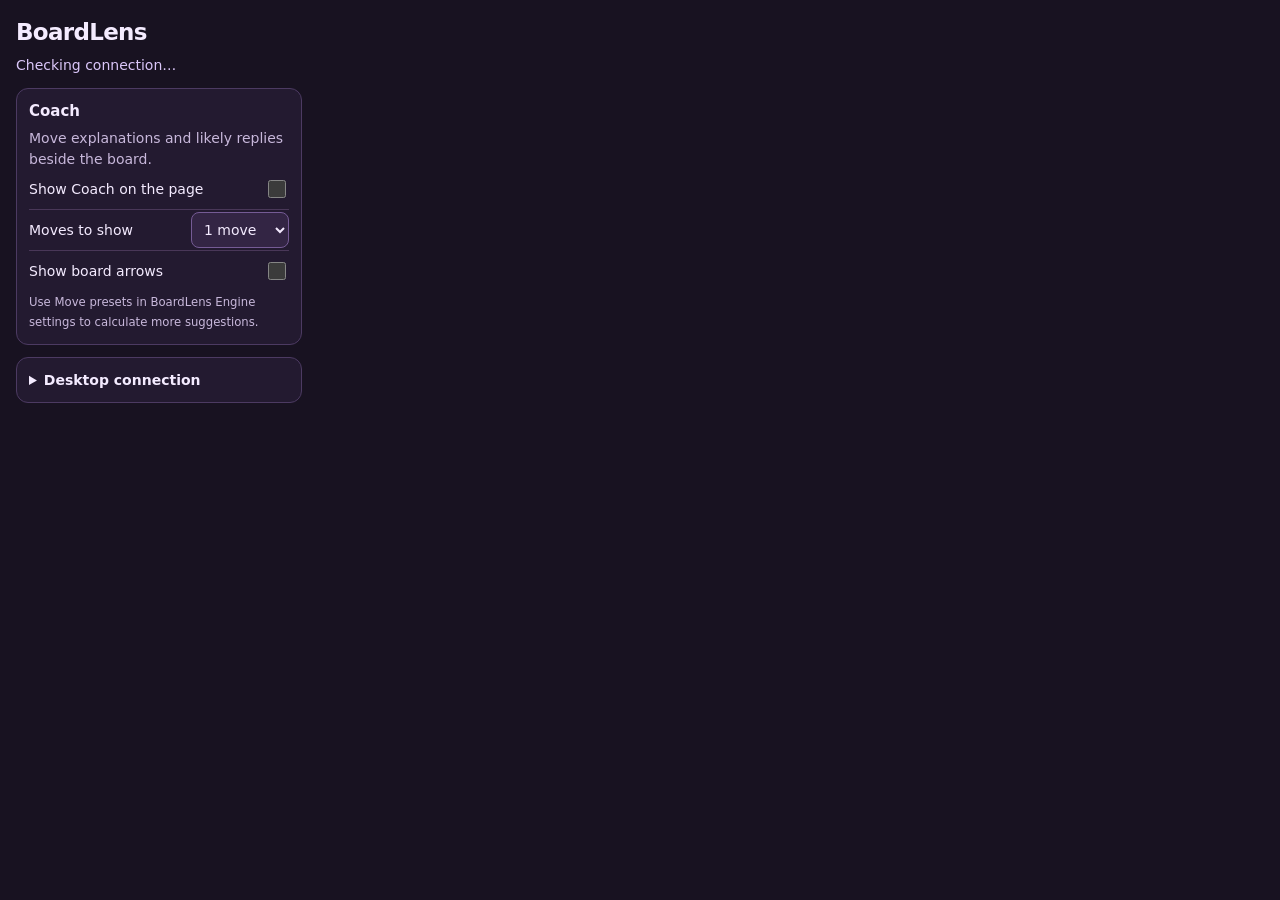
<file: BrowserReader/popup.html>
<!doctype html>
<html lang="en">
<head>
<meta charset="utf-8">
<meta name="viewport" content="width=device-width, initial-scale=1">
<title>BoardLens</title>
<style>
:root { color-scheme: dark; background: #181221; color: #f4ebff; font: 14px/1.45 system-ui; }
body { box-sizing: border-box; width: 318px; margin: 0; padding: 16px; }
h1 { font-size: 23px; margin: 0; letter-spacing: -.03em; }
h2 { font-size: 15px; margin: 0; }
p { margin: 6px 0 0; } small, .muted { color: #c8b8db; }
section, details { border: 1px solid #4c3a62; border-radius: 12px; background: #231a30; margin-top: 12px; padding: 12px; }
summary { cursor: pointer; font-weight: 650; }
.row { display: flex; align-items: center; justify-content: space-between; gap: 10px; min-height: 40px; }
.row + .row { border-top: 1px solid #493758; }
input, button, select { font: inherit; }
input[type=checkbox] { width: 18px; height: 18px; accent-color: #c5a5ff; }
button, select, input[type=password] { color: inherit; background: #332544; border: 1px solid #755b95; border-radius: 8px; padding: 8px; }
input[type=password] { box-sizing: border-box; width: 100%; margin: 6px 0 8px; }
button { cursor: pointer; }
button[type=submit] { background: #ceafff; color: #1d1228; font-weight: 700; }
label[for=key] { display: block; margin-top: 10px; }
#status { color: #dac6f9; }
#status[data-state=connected] { color: #a8e3bf; }
</style>
</head>
<body>
<header>
    <h1>BoardLens</h1>
    <p id="status" role="status">Checking connection…</p>
</header>
<section aria-labelledby="coach-title">
    <h2 id="coach-title">Coach</h2>
    <p class="muted">Move explanations and likely replies beside the board.</p>
    <label class="row"><span>Show Coach on the page</span><input id="coach" type="checkbox"></label>
    <label class="row"><span>Moves to show</span><select id="moves">
        <option value="1">1 move</option><option value="2">2 moves</option><option value="3">3 moves</option>
        <option value="4">4 moves</option><option value="5">5 moves</option>
    </select></label>
    <label class="row"><span>Show board arrows</span><input id="arrows" type="checkbox"></label>
    <small>Use Move presets in BoardLens Engine settings to calculate more suggestions.</small>
</section>
<details id="connection">
    <summary>Desktop connection</summary>
    <p class="muted">Open Browser setup in BoardLens and copy its pairing key.</p>
    <form id="pairing">
        <label for="key">Desktop reader key</label>
        <input id="key" type="password" autocomplete="off" required>
        <button type="submit">Connect</button>
        <button id="copy" type="button">Copy key</button>
    </form>
    <p id="notice" role="status"></p>
</details>
<script src="popup.js"></script>
</body>
</html>
</file>
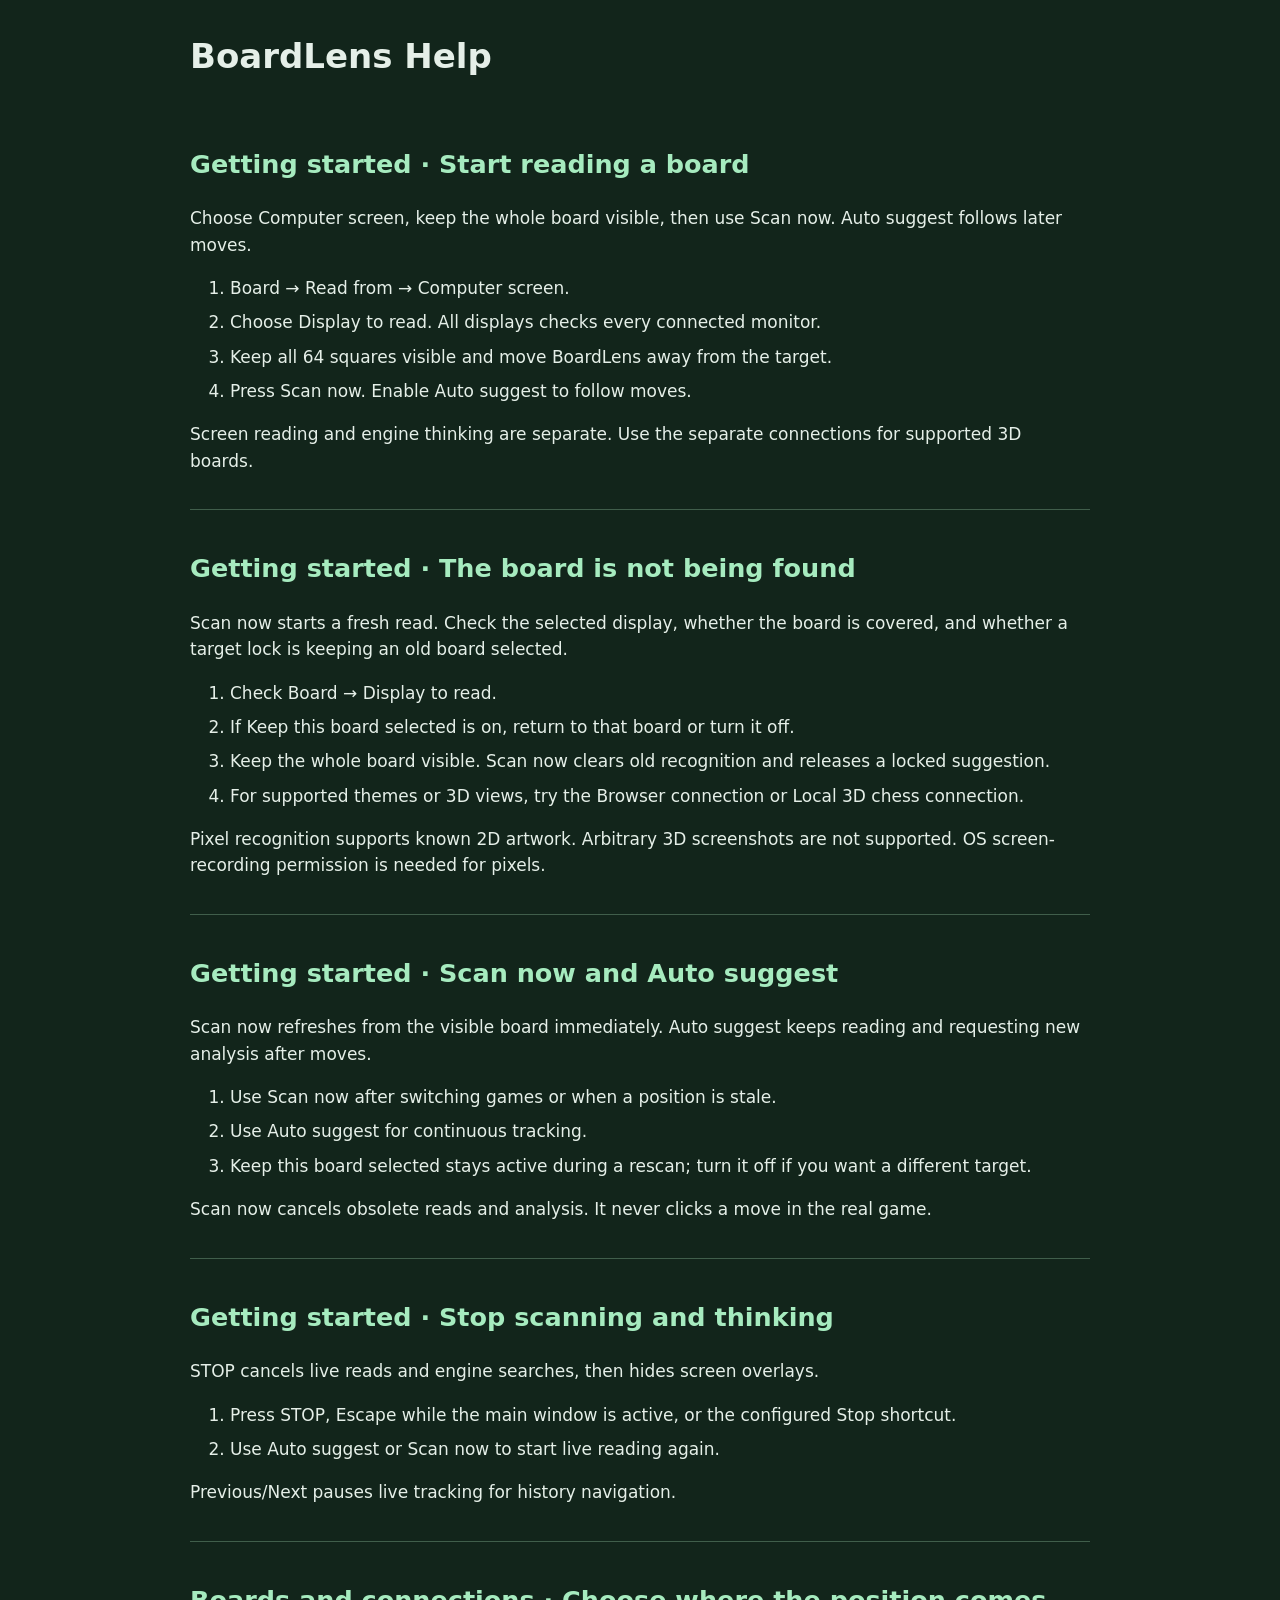
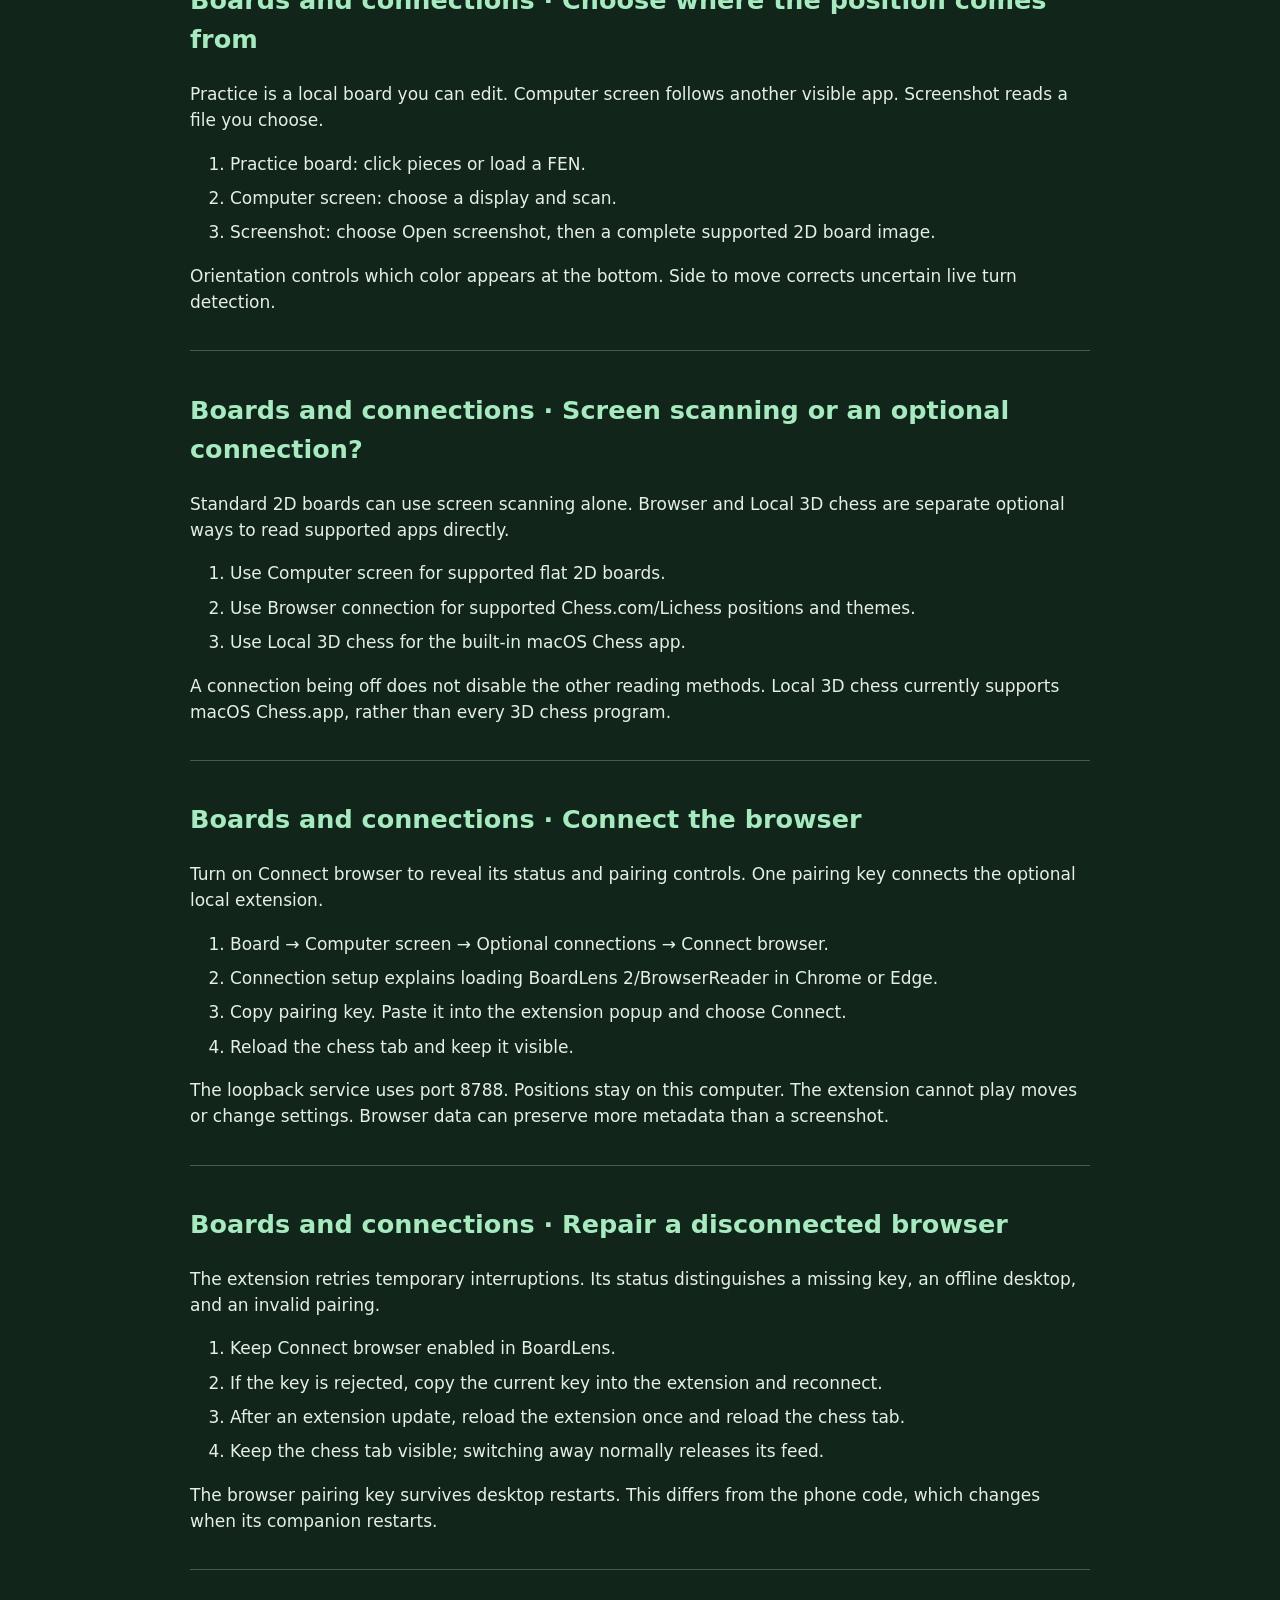
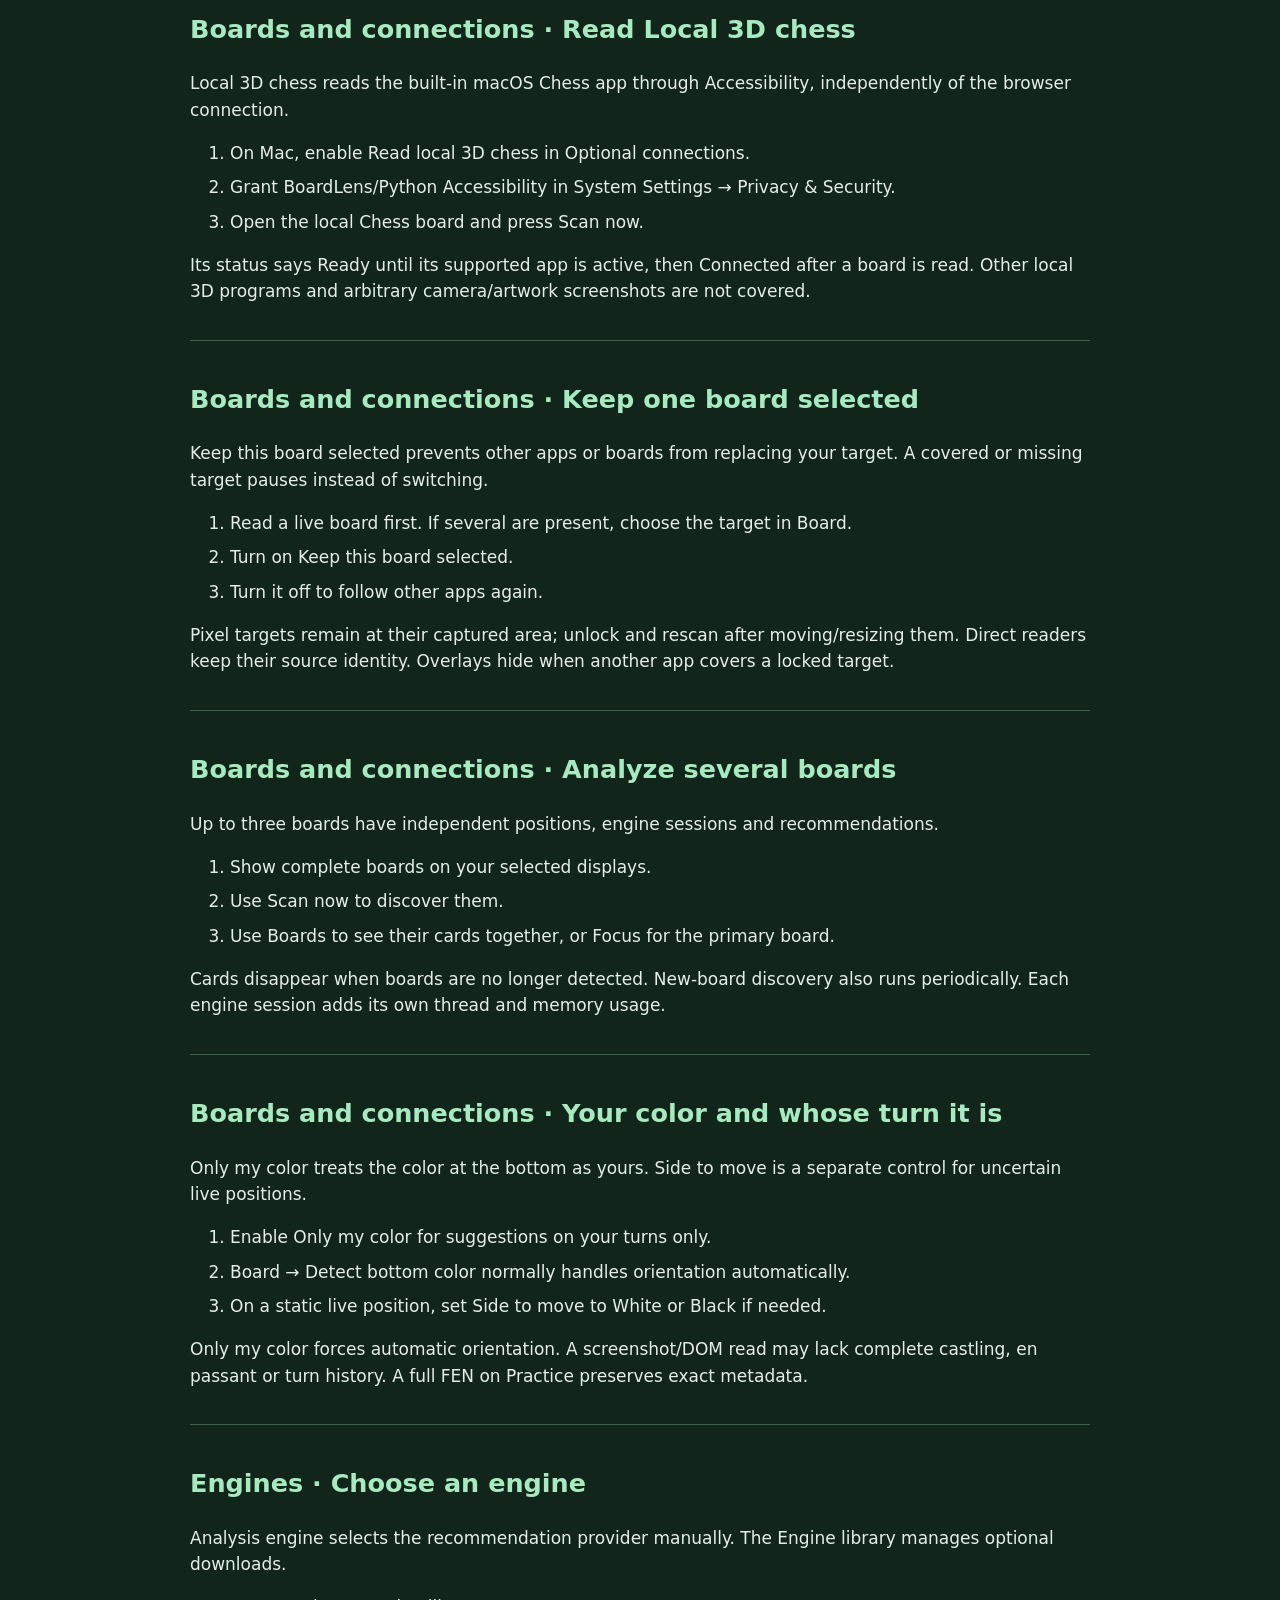
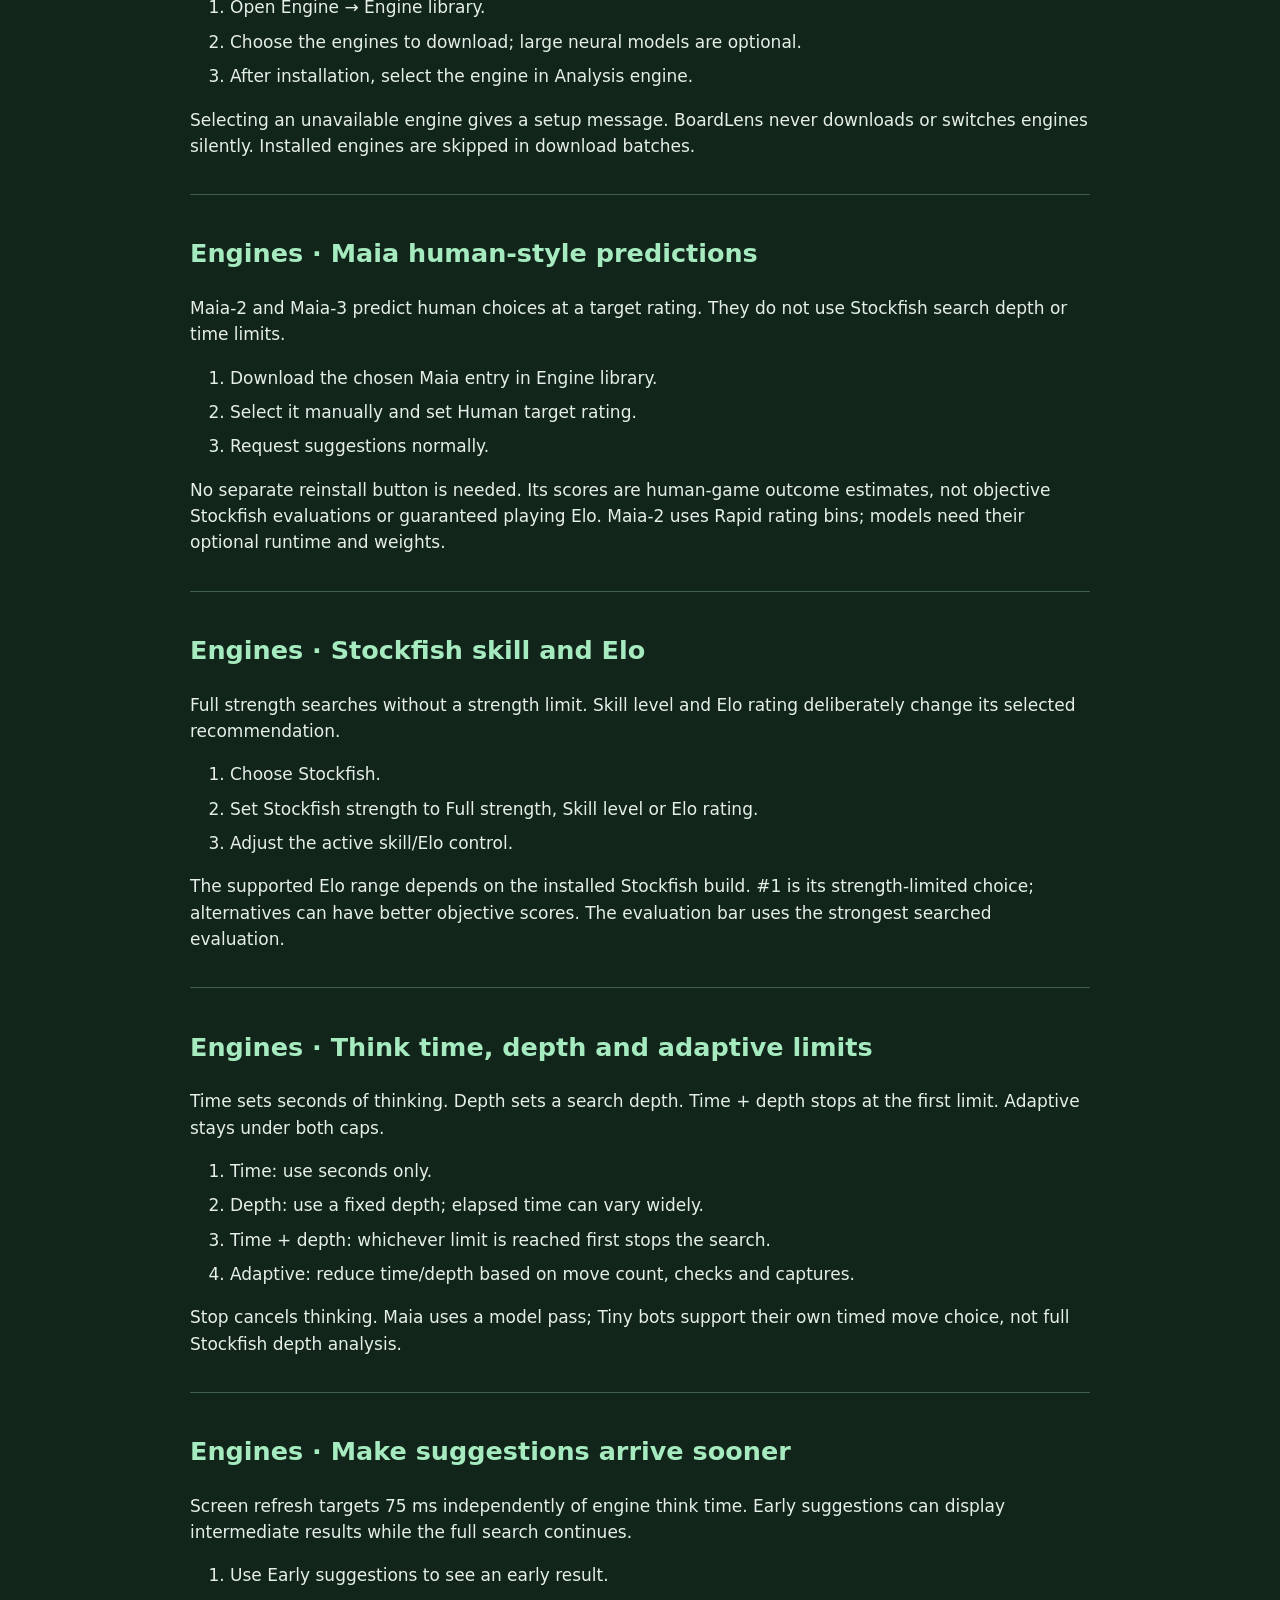
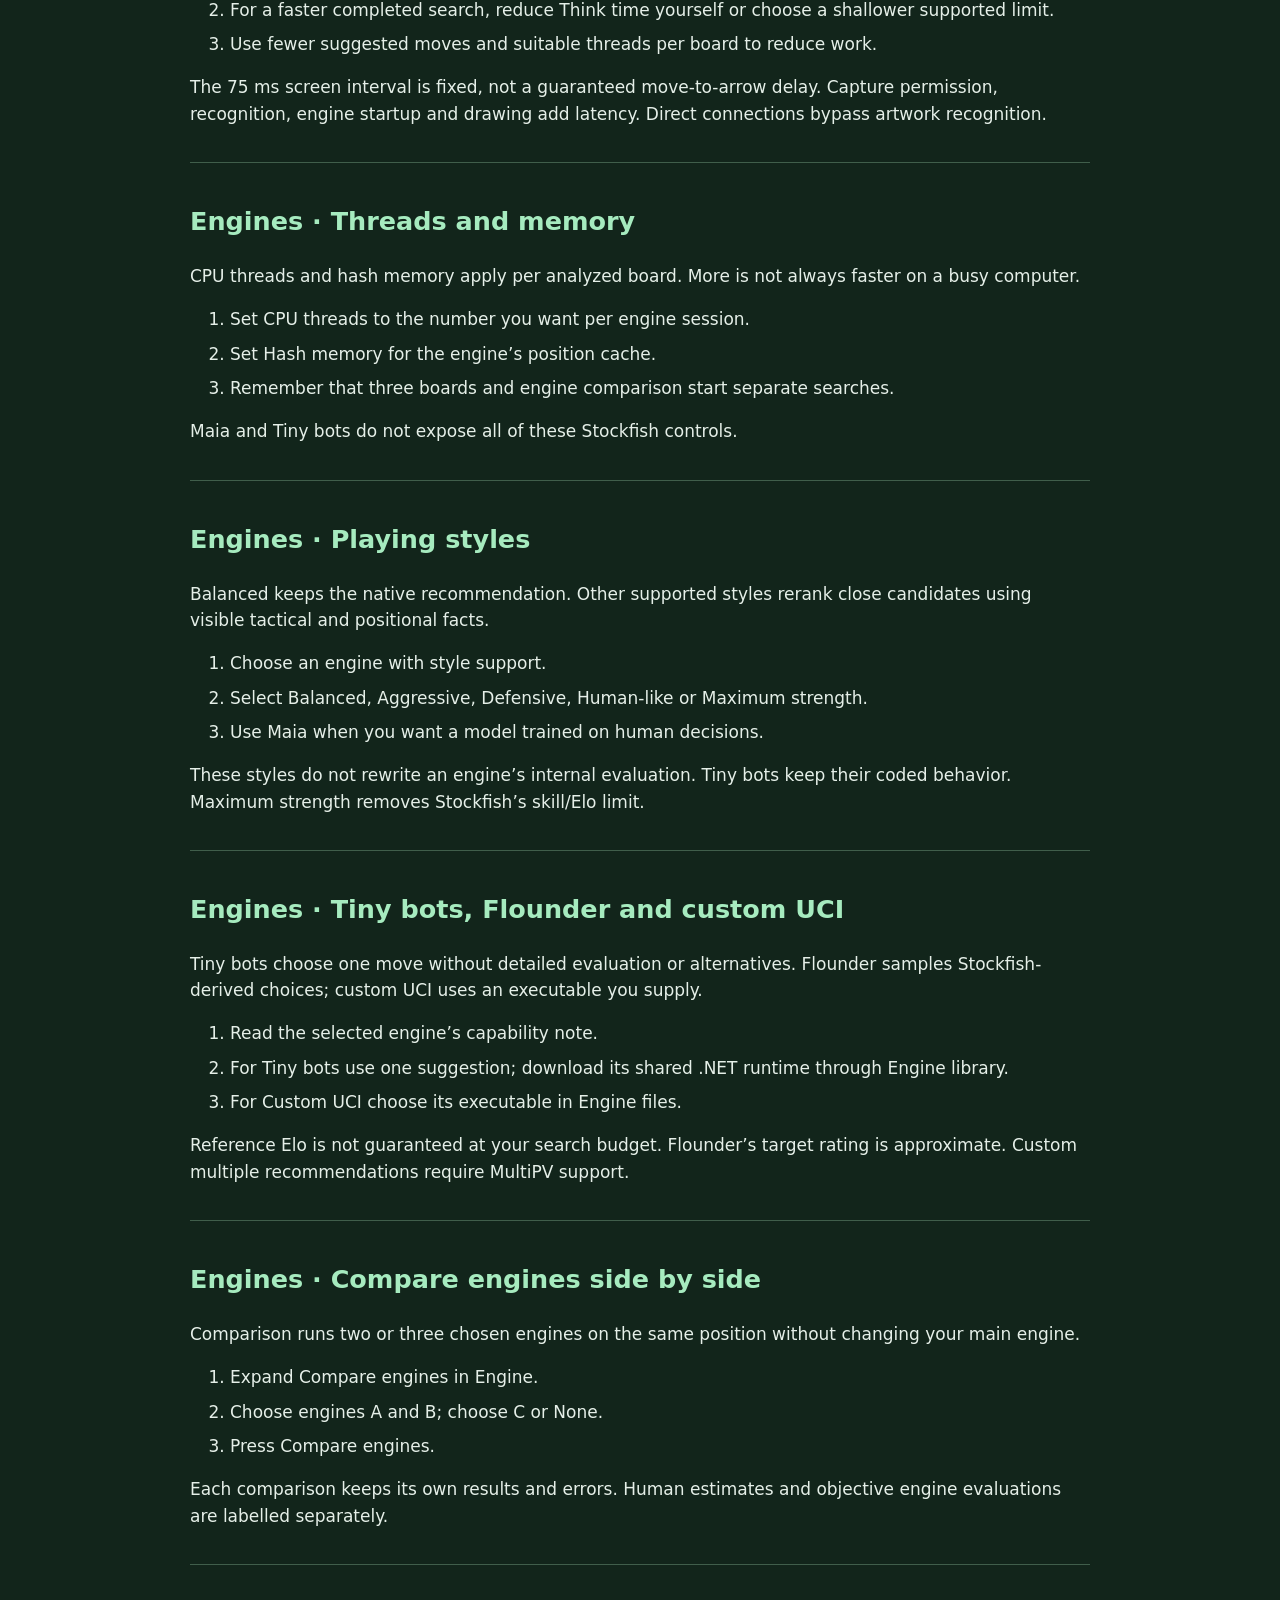
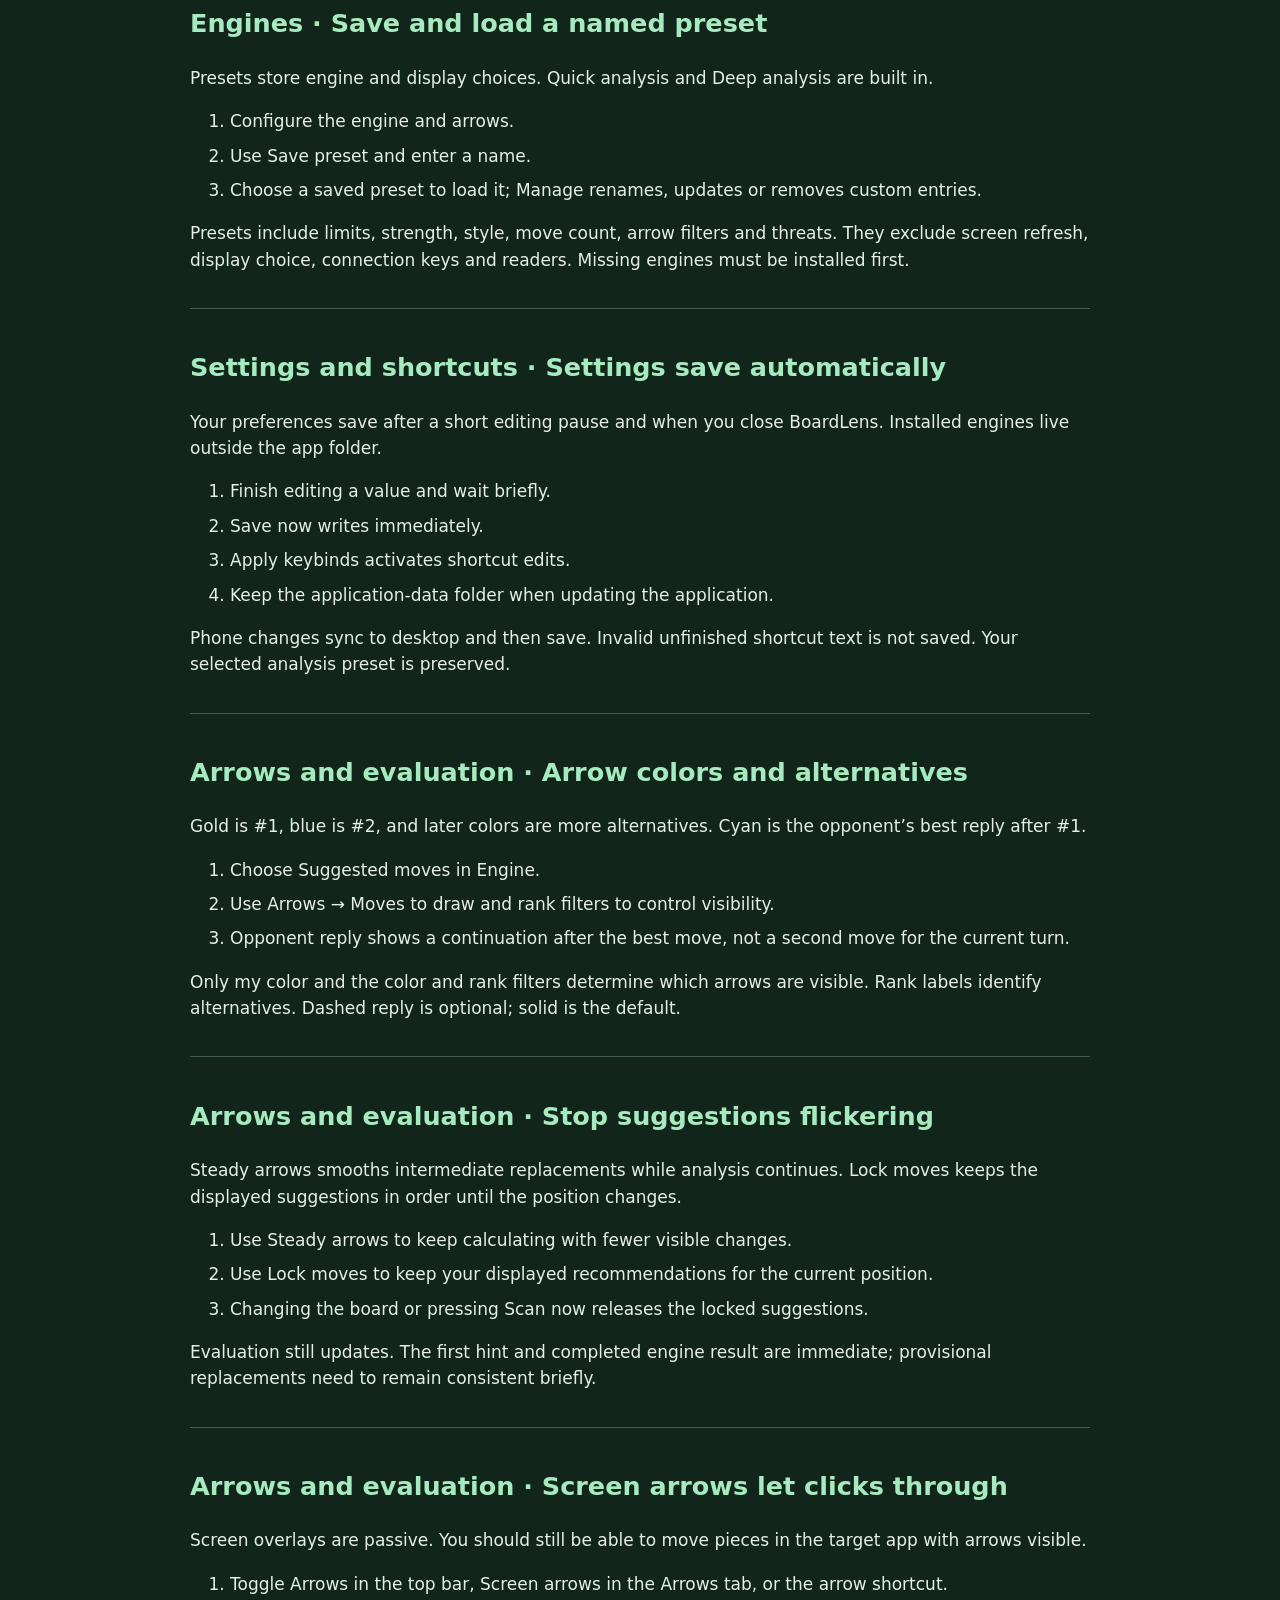
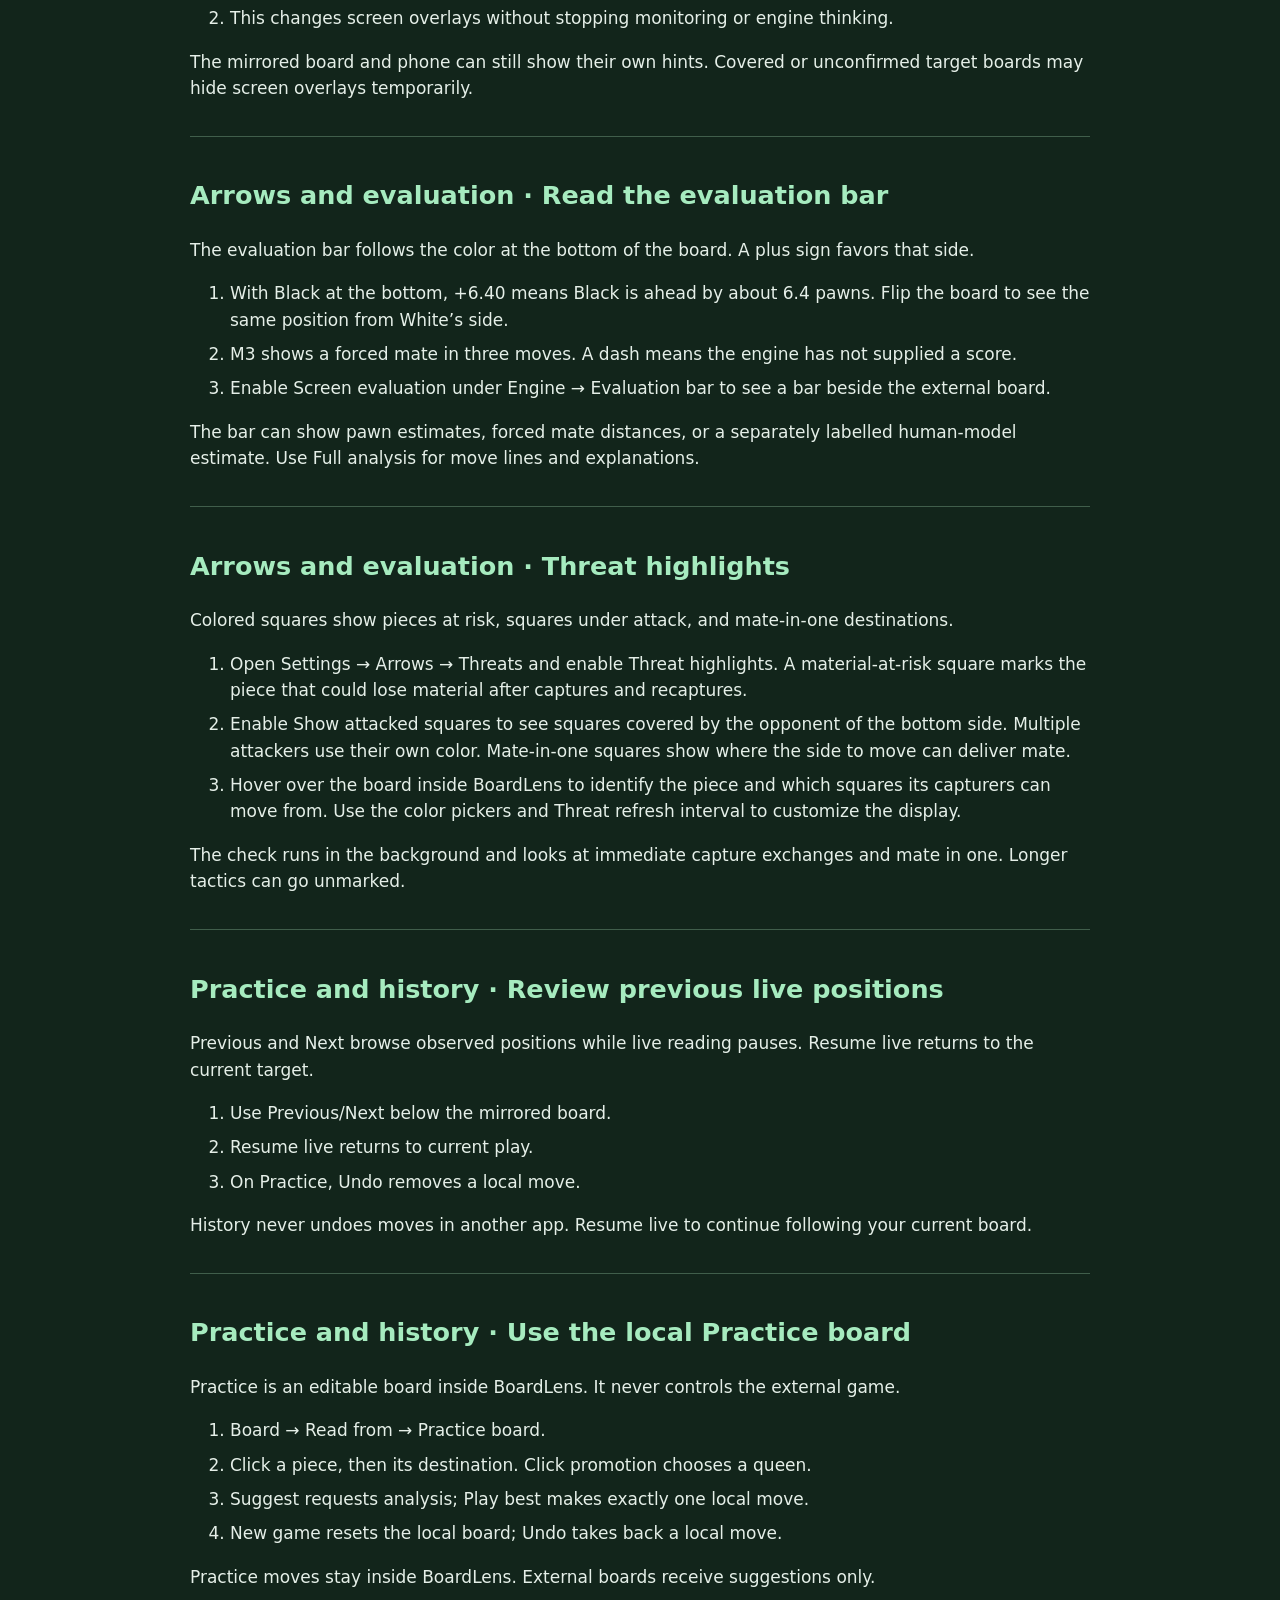
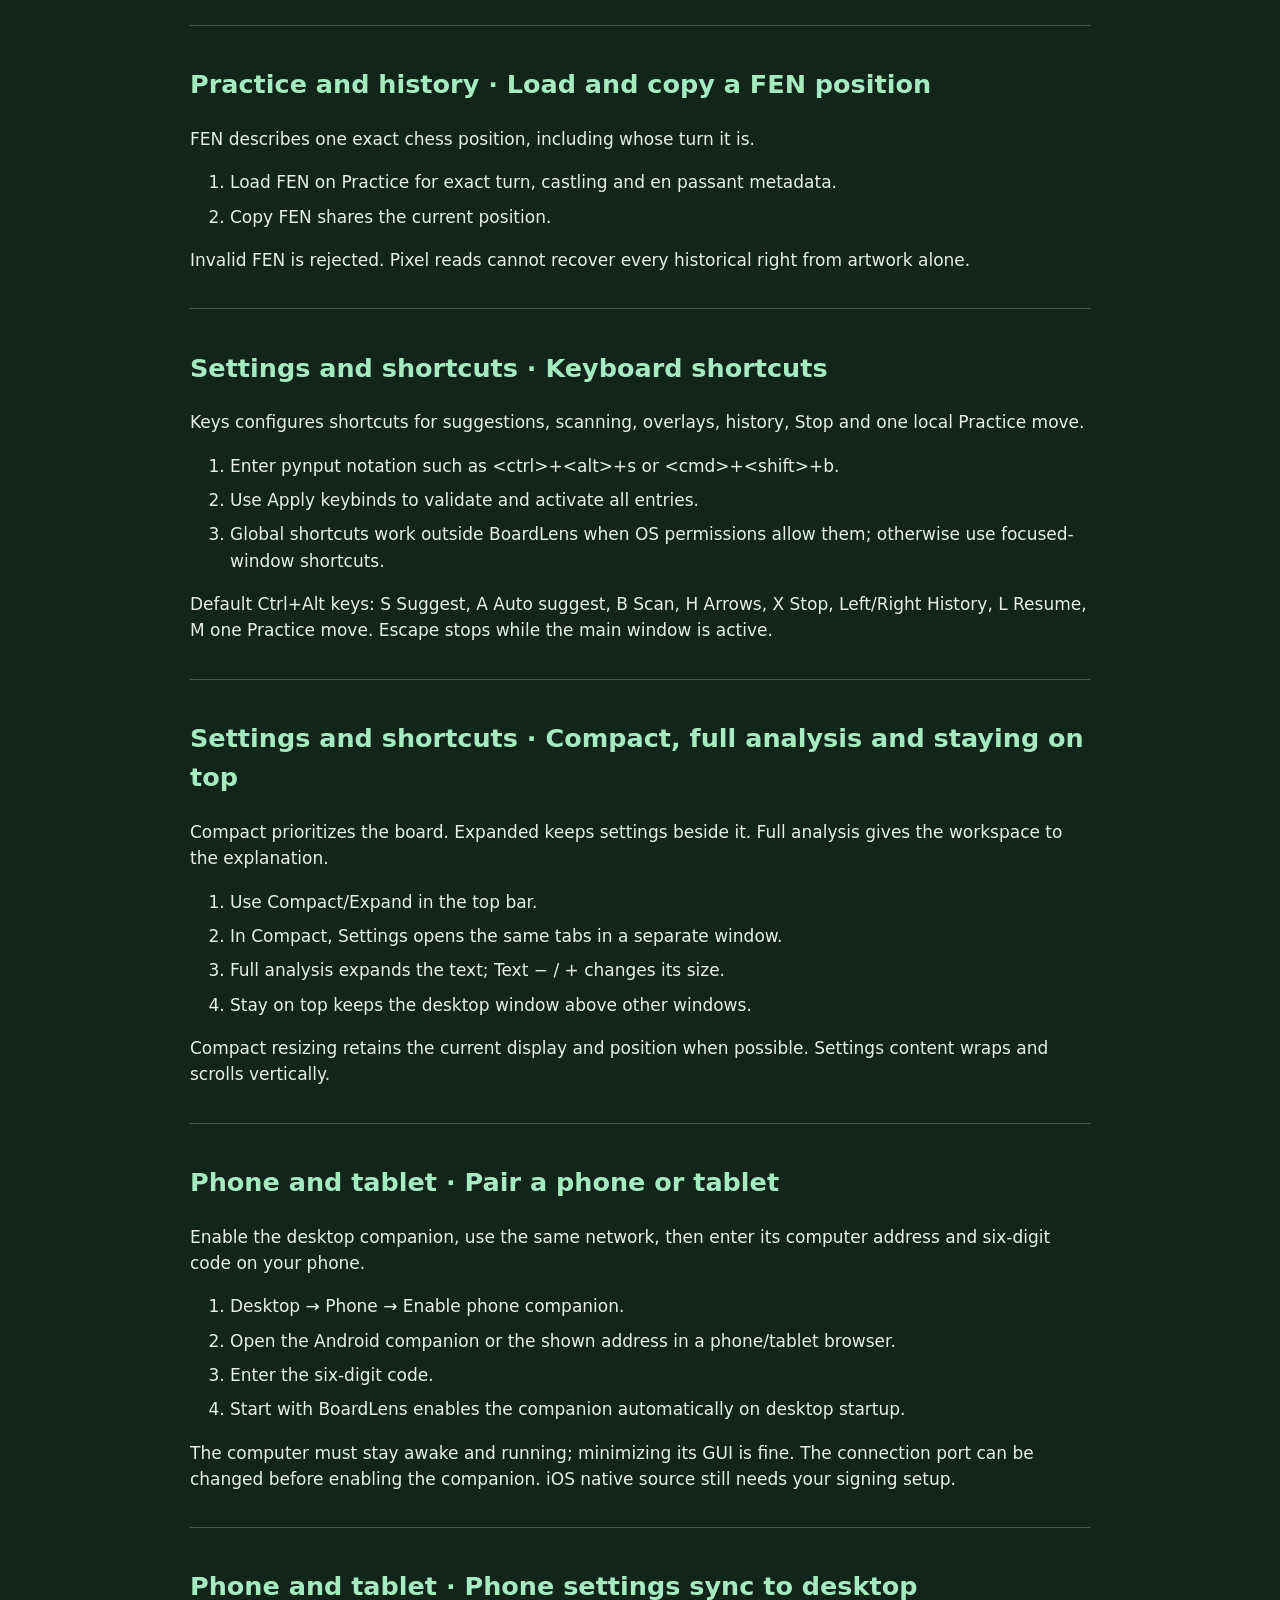
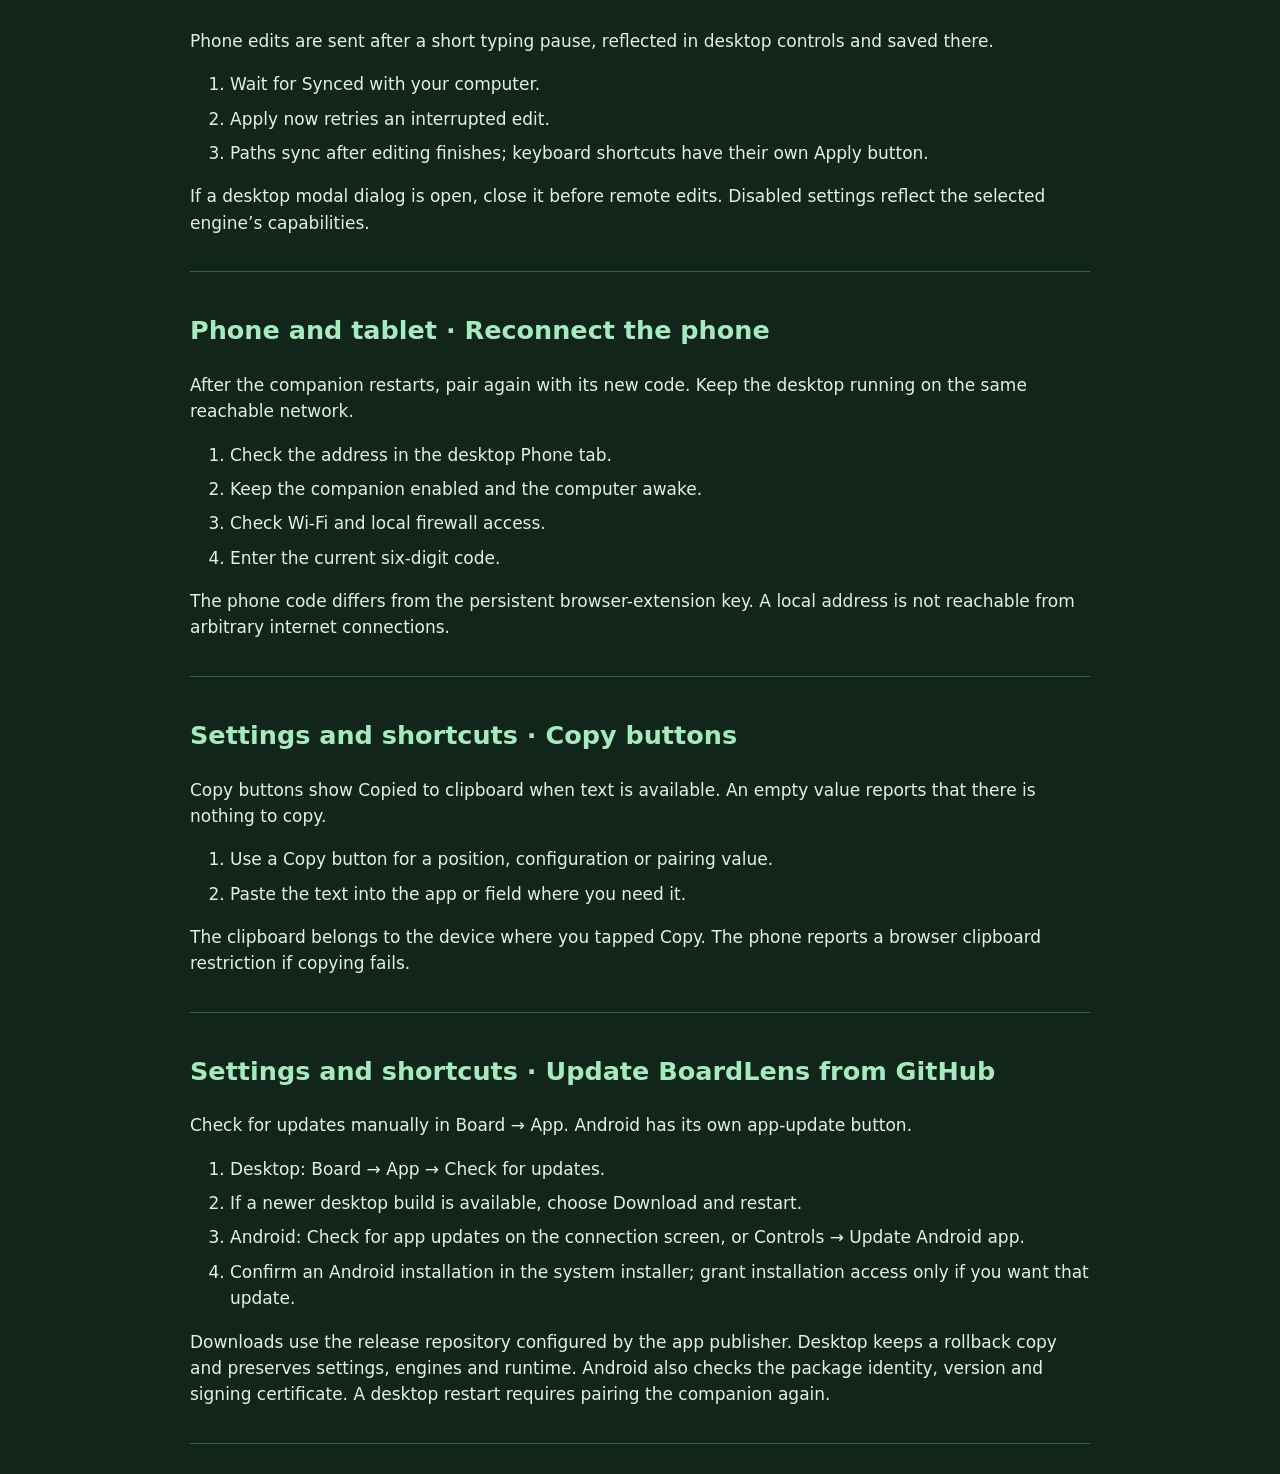
<file: desktop/chess_helper/assets/ui/help.html>
<!doctype html><html lang="en"><meta charset="utf-8"><title>BoardLens Help</title><style>body{font:17px/1.55 system-ui;max-width:900px;margin:30px auto;padding:0 20px;background:#12251b;color:#e5efe8}section{padding:18px 0;border-bottom:1px solid #405e4b}h2{color:#a6ebbf}li{margin:8px 0}</style><h1>BoardLens Help</h1><section><h2>Getting started · Start reading a board</h2><p>Choose Computer screen, keep the whole board visible, then use Scan now. Auto suggest follows later moves.</p><ol><li>Board → Read from → Computer screen.</li><li>Choose Display to read. All displays checks every connected monitor.</li><li>Keep all 64 squares visible and move BoardLens away from the target.</li><li>Press Scan now. Enable Auto suggest to follow moves.</li></ol><p>Screen reading and engine thinking are separate. Use the separate connections for supported 3D boards.</p></section><section><h2>Getting started · The board is not being found</h2><p>Scan now starts a fresh read. Check the selected display, whether the board is covered, and whether a target lock is keeping an old board selected.</p><ol><li>Check Board → Display to read.</li><li>If Keep this board selected is on, return to that board or turn it off.</li><li>Keep the whole board visible. Scan now clears old recognition and releases a locked suggestion.</li><li>For supported themes or 3D views, try the Browser connection or Local 3D chess connection.</li></ol><p>Pixel recognition supports known 2D artwork. Arbitrary 3D screenshots are not supported. OS screen-recording permission is needed for pixels.</p></section><section><h2>Getting started · Scan now and Auto suggest</h2><p>Scan now refreshes from the visible board immediately. Auto suggest keeps reading and requesting new analysis after moves.</p><ol><li>Use Scan now after switching games or when a position is stale.</li><li>Use Auto suggest for continuous tracking.</li><li>Keep this board selected stays active during a rescan; turn it off if you want a different target.</li></ol><p>Scan now cancels obsolete reads and analysis. It never clicks a move in the real game.</p></section><section><h2>Getting started · Stop scanning and thinking</h2><p>STOP cancels live reads and engine searches, then hides screen overlays.</p><ol><li>Press STOP, Escape while the main window is active, or the configured Stop shortcut.</li><li>Use Auto suggest or Scan now to start live reading again.</li></ol><p>Previous/Next pauses live tracking for history navigation.</p></section><section><h2>Boards and connections · Choose where the position comes from</h2><p>Practice is a local board you can edit. Computer screen follows another visible app. Screenshot reads a file you choose.</p><ol><li>Practice board: click pieces or load a FEN.</li><li>Computer screen: choose a display and scan.</li><li>Screenshot: choose Open screenshot, then a complete supported 2D board image.</li></ol><p>Orientation controls which color appears at the bottom. Side to move corrects uncertain live turn detection.</p></section><section><h2>Boards and connections · Screen scanning or an optional connection?</h2><p>Standard 2D boards can use screen scanning alone. Browser and Local 3D chess are separate optional ways to read supported apps directly.</p><ol><li>Use Computer screen for supported flat 2D boards.</li><li>Use Browser connection for supported Chess.com/Lichess positions and themes.</li><li>Use Local 3D chess for the built-in macOS Chess app.</li></ol><p>A connection being off does not disable the other reading methods. Local 3D chess currently supports macOS Chess.app, rather than every 3D chess program.</p></section><section><h2>Boards and connections · Connect the browser</h2><p>Turn on Connect browser to reveal its status and pairing controls. One pairing key connects the optional local extension.</p><ol><li>Board → Computer screen → Optional connections → Connect browser.</li><li>Connection setup explains loading BoardLens 2/BrowserReader in Chrome or Edge.</li><li>Copy pairing key. Paste it into the extension popup and choose Connect.</li><li>Reload the chess tab and keep it visible.</li></ol><p>The loopback service uses port 8788. Positions stay on this computer. The extension cannot play moves or change settings. Browser data can preserve more metadata than a screenshot.</p></section><section><h2>Boards and connections · Repair a disconnected browser</h2><p>The extension retries temporary interruptions. Its status distinguishes a missing key, an offline desktop, and an invalid pairing.</p><ol><li>Keep Connect browser enabled in BoardLens.</li><li>If the key is rejected, copy the current key into the extension and reconnect.</li><li>After an extension update, reload the extension once and reload the chess tab.</li><li>Keep the chess tab visible; switching away normally releases its feed.</li></ol><p>The browser pairing key survives desktop restarts. This differs from the phone code, which changes when its companion restarts.</p></section><section><h2>Boards and connections · Read Local 3D chess</h2><p>Local 3D chess reads the built-in macOS Chess app through Accessibility, independently of the browser connection.</p><ol><li>On Mac, enable Read local 3D chess in Optional connections.</li><li>Grant BoardLens/Python Accessibility in System Settings → Privacy &amp; Security.</li><li>Open the local Chess board and press Scan now.</li></ol><p>Its status says Ready until its supported app is active, then Connected after a board is read. Other local 3D programs and arbitrary camera/artwork screenshots are not covered.</p></section><section><h2>Boards and connections · Keep one board selected</h2><p>Keep this board selected prevents other apps or boards from replacing your target. A covered or missing target pauses instead of switching.</p><ol><li>Read a live board first. If several are present, choose the target in Board.</li><li>Turn on Keep this board selected.</li><li>Turn it off to follow other apps again.</li></ol><p>Pixel targets remain at their captured area; unlock and rescan after moving/resizing them. Direct readers keep their source identity. Overlays hide when another app covers a locked target.</p></section><section><h2>Boards and connections · Analyze several boards</h2><p>Up to three boards have independent positions, engine sessions and recommendations.</p><ol><li>Show complete boards on your selected displays.</li><li>Use Scan now to discover them.</li><li>Use Boards to see their cards together, or Focus for the primary board.</li></ol><p>Cards disappear when boards are no longer detected. New-board discovery also runs periodically. Each engine session adds its own thread and memory usage.</p></section><section><h2>Boards and connections · Your color and whose turn it is</h2><p>Only my color treats the color at the bottom as yours. Side to move is a separate control for uncertain live positions.</p><ol><li>Enable Only my color for suggestions on your turns only.</li><li>Board → Detect bottom color normally handles orientation automatically.</li><li>On a static live position, set Side to move to White or Black if needed.</li></ol><p>Only my color forces automatic orientation. A screenshot/DOM read may lack complete castling, en passant or turn history. A full FEN on Practice preserves exact metadata.</p></section><section><h2>Engines · Choose an engine</h2><p>Analysis engine selects the recommendation provider manually. The Engine library manages optional downloads.</p><ol><li>Open Engine → Engine library.</li><li>Choose the engines to download; large neural models are optional.</li><li>After installation, select the engine in Analysis engine.</li></ol><p>Selecting an unavailable engine gives a setup message. BoardLens never downloads or switches engines silently. Installed engines are skipped in download batches.</p></section><section><h2>Engines · Maia human-style predictions</h2><p>Maia-2 and Maia-3 predict human choices at a target rating. They do not use Stockfish search depth or time limits.</p><ol><li>Download the chosen Maia entry in Engine library.</li><li>Select it manually and set Human target rating.</li><li>Request suggestions normally.</li></ol><p>No separate reinstall button is needed. Its scores are human-game outcome estimates, not objective Stockfish evaluations or guaranteed playing Elo. Maia-2 uses Rapid rating bins; models need their optional runtime and weights.</p></section><section><h2>Engines · Stockfish skill and Elo</h2><p>Full strength searches without a strength limit. Skill level and Elo rating deliberately change its selected recommendation.</p><ol><li>Choose Stockfish.</li><li>Set Stockfish strength to Full strength, Skill level or Elo rating.</li><li>Adjust the active skill/Elo control.</li></ol><p>The supported Elo range depends on the installed Stockfish build. #1 is its strength-limited choice; alternatives can have better objective scores. The evaluation bar uses the strongest searched evaluation.</p></section><section><h2>Engines · Think time, depth and adaptive limits</h2><p>Time sets seconds of thinking. Depth sets a search depth. Time + depth stops at the first limit. Adaptive stays under both caps.</p><ol><li>Time: use seconds only.</li><li>Depth: use a fixed depth; elapsed time can vary widely.</li><li>Time + depth: whichever limit is reached first stops the search.</li><li>Adaptive: reduce time/depth based on move count, checks and captures.</li></ol><p>Stop cancels thinking. Maia uses a model pass; Tiny bots support their own timed move choice, not full Stockfish depth analysis.</p></section><section><h2>Engines · Make suggestions arrive sooner</h2><p>Screen refresh targets 75 ms independently of engine think time. Early suggestions can display intermediate results while the full search continues.</p><ol><li>Use Early suggestions to see an early result.</li><li>For a faster completed search, reduce Think time yourself or choose a shallower supported limit.</li><li>Use fewer suggested moves and suitable threads per board to reduce work.</li></ol><p>The 75 ms screen interval is fixed, not a guaranteed move-to-arrow delay. Capture permission, recognition, engine startup and drawing add latency. Direct connections bypass artwork recognition.</p></section><section><h2>Engines · Threads and memory</h2><p>CPU threads and hash memory apply per analyzed board. More is not always faster on a busy computer.</p><ol><li>Set CPU threads to the number you want per engine session.</li><li>Set Hash memory for the engine’s position cache.</li><li>Remember that three boards and engine comparison start separate searches.</li></ol><p>Maia and Tiny bots do not expose all of these Stockfish controls.</p></section><section><h2>Engines · Playing styles</h2><p>Balanced keeps the native recommendation. Other supported styles rerank close candidates using visible tactical and positional facts.</p><ol><li>Choose an engine with style support.</li><li>Select Balanced, Aggressive, Defensive, Human-like or Maximum strength.</li><li>Use Maia when you want a model trained on human decisions.</li></ol><p>These styles do not rewrite an engine’s internal evaluation. Tiny bots keep their coded behavior. Maximum strength removes Stockfish’s skill/Elo limit.</p></section><section><h2>Engines · Tiny bots, Flounder and custom UCI</h2><p>Tiny bots choose one move without detailed evaluation or alternatives. Flounder samples Stockfish-derived choices; custom UCI uses an executable you supply.</p><ol><li>Read the selected engine’s capability note.</li><li>For Tiny bots use one suggestion; download its shared .NET runtime through Engine library.</li><li>For Custom UCI choose its executable in Engine files.</li></ol><p>Reference Elo is not guaranteed at your search budget. Flounder’s target rating is approximate. Custom multiple recommendations require MultiPV support.</p></section><section><h2>Engines · Compare engines side by side</h2><p>Comparison runs two or three chosen engines on the same position without changing your main engine.</p><ol><li>Expand Compare engines in Engine.</li><li>Choose engines A and B; choose C or None.</li><li>Press Compare engines.</li></ol><p>Each comparison keeps its own results and errors. Human estimates and objective engine evaluations are labelled separately.</p></section><section><h2>Engines · Save and load a named preset</h2><p>Presets store engine and display choices. Quick analysis and Deep analysis are built in.</p><ol><li>Configure the engine and arrows.</li><li>Use Save preset and enter a name.</li><li>Choose a saved preset to load it; Manage renames, updates or removes custom entries.</li></ol><p>Presets include limits, strength, style, move count, arrow filters and threats. They exclude screen refresh, display choice, connection keys and readers. Missing engines must be installed first.</p></section><section><h2>Settings and shortcuts · Settings save automatically</h2><p>Your preferences save after a short editing pause and when you close BoardLens. Installed engines live outside the app folder.</p><ol><li>Finish editing a value and wait briefly.</li><li>Save now writes immediately.</li><li>Apply keybinds activates shortcut edits.</li><li>Keep the application-data folder when updating the application.</li></ol><p>Phone changes sync to desktop and then save. Invalid unfinished shortcut text is not saved. Your selected analysis preset is preserved.</p></section><section><h2>Arrows and evaluation · Arrow colors and alternatives</h2><p>Gold is #1, blue is #2, and later colors are more alternatives. Cyan is the opponent’s best reply after #1.</p><ol><li>Choose Suggested moves in Engine.</li><li>Use Arrows → Moves to draw and rank filters to control visibility.</li><li>Opponent reply shows a continuation after the best move, not a second move for the current turn.</li></ol><p>Only my color and the color and rank filters determine which arrows are visible. Rank labels identify alternatives. Dashed reply is optional; solid is the default.</p></section><section><h2>Arrows and evaluation · Stop suggestions flickering</h2><p>Steady arrows smooths intermediate replacements while analysis continues. Lock moves keeps the displayed suggestions in order until the position changes.</p><ol><li>Use Steady arrows to keep calculating with fewer visible changes.</li><li>Use Lock moves to keep your displayed recommendations for the current position.</li><li>Changing the board or pressing Scan now releases the locked suggestions.</li></ol><p>Evaluation still updates. The first hint and completed engine result are immediate; provisional replacements need to remain consistent briefly.</p></section><section><h2>Arrows and evaluation · Screen arrows let clicks through</h2><p>Screen overlays are passive. You should still be able to move pieces in the target app with arrows visible.</p><ol><li>Toggle Arrows in the top bar, Screen arrows in the Arrows tab, or the arrow shortcut.</li><li>This changes screen overlays without stopping monitoring or engine thinking.</li></ol><p>The mirrored board and phone can still show their own hints. Covered or unconfirmed target boards may hide screen overlays temporarily.</p></section><section><h2>Arrows and evaluation · Read the evaluation bar</h2><p>The evaluation bar follows the color at the bottom of the board. A plus sign favors that side.</p><ol><li>With Black at the bottom, +6.40 means Black is ahead by about 6.4 pawns. Flip the board to see the same position from White’s side.</li><li>M3 shows a forced mate in three moves. A dash means the engine has not supplied a score.</li><li>Enable Screen evaluation under Engine → Evaluation bar to see a bar beside the external board.</li></ol><p>The bar can show pawn estimates, forced mate distances, or a separately labelled human-model estimate. Use Full analysis for move lines and explanations.</p></section><section><h2>Arrows and evaluation · Threat highlights</h2><p>Colored squares show pieces at risk, squares under attack, and mate-in-one destinations.</p><ol><li>Open Settings → Arrows → Threats and enable Threat highlights. A material-at-risk square marks the piece that could lose material after captures and recaptures.</li><li>Enable Show attacked squares to see squares covered by the opponent of the bottom side. Multiple attackers use their own color. Mate-in-one squares show where the side to move can deliver mate.</li><li>Hover over the board inside BoardLens to identify the piece and which squares its capturers can move from. Use the color pickers and Threat refresh interval to customize the display.</li></ol><p>The check runs in the background and looks at immediate capture exchanges and mate in one. Longer tactics can go unmarked.</p></section><section><h2>Practice and history · Review previous live positions</h2><p>Previous and Next browse observed positions while live reading pauses. Resume live returns to the current target.</p><ol><li>Use Previous/Next below the mirrored board.</li><li>Resume live returns to current play.</li><li>On Practice, Undo removes a local move.</li></ol><p>History never undoes moves in another app. Resume live to continue following your current board.</p></section><section><h2>Practice and history · Use the local Practice board</h2><p>Practice is an editable board inside BoardLens. It never controls the external game.</p><ol><li>Board → Read from → Practice board.</li><li>Click a piece, then its destination. Click promotion chooses a queen.</li><li>Suggest requests analysis; Play best makes exactly one local move.</li><li>New game resets the local board; Undo takes back a local move.</li></ol><p>Practice moves stay inside BoardLens. External boards receive suggestions only.</p></section><section><h2>Practice and history · Load and copy a FEN position</h2><p>FEN describes one exact chess position, including whose turn it is.</p><ol><li>Load FEN on Practice for exact turn, castling and en passant metadata.</li><li>Copy FEN shares the current position.</li></ol><p>Invalid FEN is rejected. Pixel reads cannot recover every historical right from artwork alone.</p></section><section><h2>Settings and shortcuts · Keyboard shortcuts</h2><p>Keys configures shortcuts for suggestions, scanning, overlays, history, Stop and one local Practice move.</p><ol><li>Enter pynput notation such as &lt;ctrl&gt;+&lt;alt&gt;+s or &lt;cmd&gt;+&lt;shift&gt;+b.</li><li>Use Apply keybinds to validate and activate all entries.</li><li>Global shortcuts work outside BoardLens when OS permissions allow them; otherwise use focused-window shortcuts.</li></ol><p>Default Ctrl+Alt keys: S Suggest, A Auto suggest, B Scan, H Arrows, X Stop, Left/Right History, L Resume, M one Practice move. Escape stops while the main window is active.</p></section><section><h2>Settings and shortcuts · Compact, full analysis and staying on top</h2><p>Compact prioritizes the board. Expanded keeps settings beside it. Full analysis gives the workspace to the explanation.</p><ol><li>Use Compact/Expand in the top bar.</li><li>In Compact, Settings opens the same tabs in a separate window.</li><li>Full analysis expands the text; Text − / + changes its size.</li><li>Stay on top keeps the desktop window above other windows.</li></ol><p>Compact resizing retains the current display and position when possible. Settings content wraps and scrolls vertically.</p></section><section><h2>Phone and tablet · Pair a phone or tablet</h2><p>Enable the desktop companion, use the same network, then enter its computer address and six-digit code on your phone.</p><ol><li>Desktop → Phone → Enable phone companion.</li><li>Open the Android companion or the shown address in a phone/tablet browser.</li><li>Enter the six-digit code.</li><li>Start with BoardLens enables the companion automatically on desktop startup.</li></ol><p>The computer must stay awake and running; minimizing its GUI is fine. The connection port can be changed before enabling the companion. iOS native source still needs your signing setup.</p></section><section><h2>Phone and tablet · Phone settings sync to desktop</h2><p>Phone edits are sent after a short typing pause, reflected in desktop controls and saved there.</p><ol><li>Wait for Synced with your computer.</li><li>Apply now retries an interrupted edit.</li><li>Paths sync after editing finishes; keyboard shortcuts have their own Apply button.</li></ol><p>If a desktop modal dialog is open, close it before remote edits. Disabled settings reflect the selected engine’s capabilities.</p></section><section><h2>Phone and tablet · Reconnect the phone</h2><p>After the companion restarts, pair again with its new code. Keep the desktop running on the same reachable network.</p><ol><li>Check the address in the desktop Phone tab.</li><li>Keep the companion enabled and the computer awake.</li><li>Check Wi-Fi and local firewall access.</li><li>Enter the current six-digit code.</li></ol><p>The phone code differs from the persistent browser-extension key. A local address is not reachable from arbitrary internet connections.</p></section><section><h2>Settings and shortcuts · Copy buttons</h2><p>Copy buttons show Copied to clipboard when text is available. An empty value reports that there is nothing to copy.</p><ol><li>Use a Copy button for a position, configuration or pairing value.</li><li>Paste the text into the app or field where you need it.</li></ol><p>The clipboard belongs to the device where you tapped Copy. The phone reports a browser clipboard restriction if copying fails.</p></section><section><h2>Settings and shortcuts · Update BoardLens from GitHub</h2><p>Check for updates manually in Board → App. Android has its own app-update button.</p><ol><li>Desktop: Board → App → Check for updates.</li><li>If a newer desktop build is available, choose Download and restart.</li><li>Android: Check for app updates on the connection screen, or Controls → Update Android app.</li><li>Confirm an Android installation in the system installer; grant installation access only if you want that update.</li></ol><p>Downloads use the release repository configured by the app publisher. Desktop keeps a rollback copy and preserves settings, engines and runtime. Android also checks the package identity, version and signing certificate. A desktop restart requires pairing the companion again.</p></section></html>
</file>
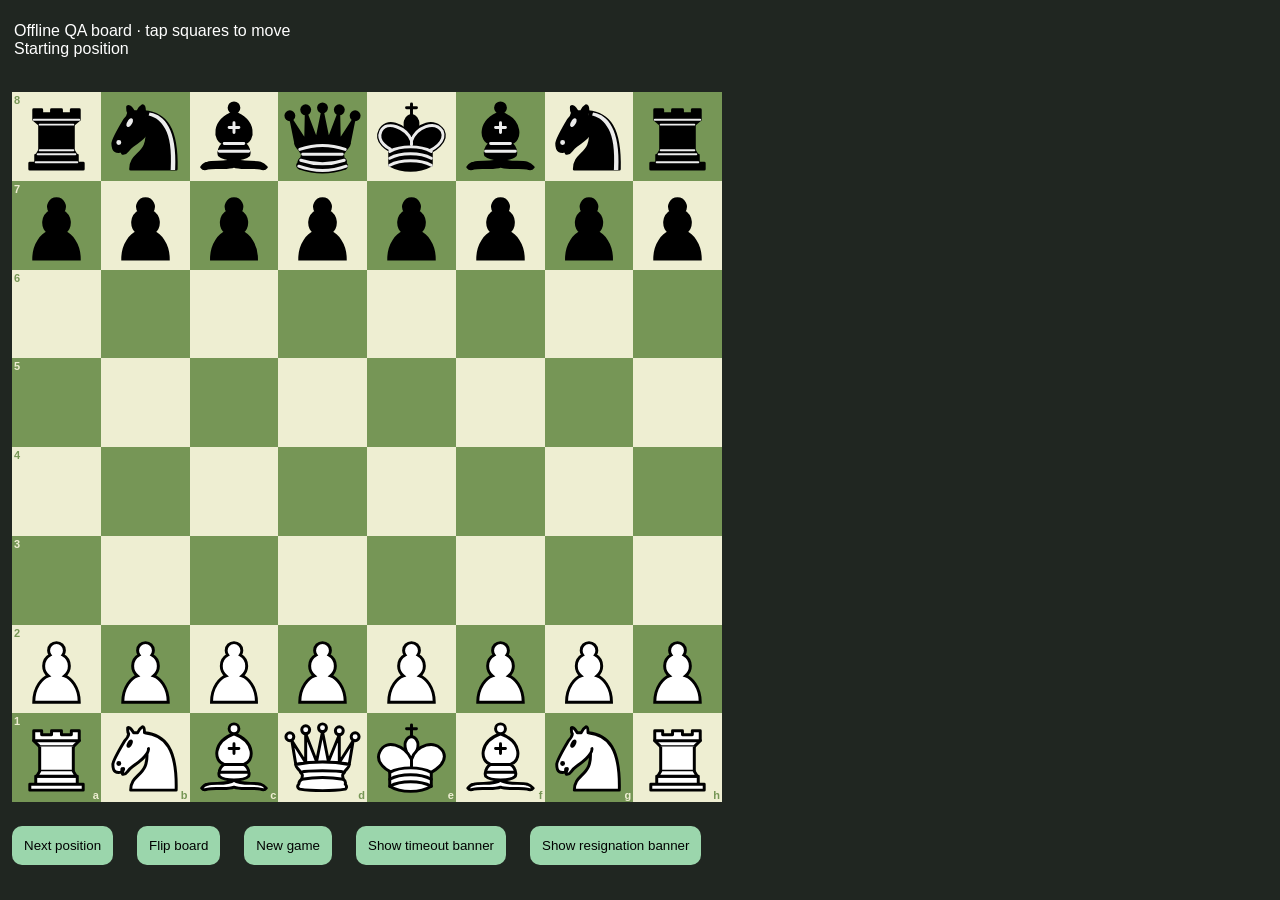
<file: mobile/android/qa-target/src/main/assets/board.html>
<!doctype html><meta name="viewport" content="width=device-width,initial-scale=1"><style>body{margin:0;background:#202621;color:#fff;font:16px sans-serif}header{padding:22px 14px}#board{display:grid;grid-template-columns:repeat(8,1fr);grid-template-rows:repeat(8,1fr);width:min(calc(100vw - 24px),calc(100vh - 190px));height:min(calc(100vw - 24px),calc(100vh - 190px));margin:12px}.sq{position:relative;min-height:0;min-width:0}.sq img{width:100%;height:100%;display:block}i.coord{position:absolute;font:700 11px sans-serif;font-style:normal;pointer-events:none}#result{font:bold 24px sans-serif;color:#fff;margin:12px}#result:not(:empty){position:fixed;top:46%;left:8%;width:76%;padding:20px 4%;margin:0;background:#183b28;border:2px solid #a6dcb6;border-radius:12px;text-align:center;z-index:3}button{padding:12px;margin:12px;background:#9bd6ac;border:0;border-radius:10px}</style><header>Offline QA board · tap squares to move<br><span id="status">Starting position</span></header><div id="board"></div><button onclick="next()">Next position</button><button onclick="flipped=!flipped;render()">Flip board</button><button onclick="reset()">New game</button><button onclick="document.getElementById('result').textContent='White won on time'">Show timeout banner</button><button onclick="document.getElementById('result').textContent='Black won by resignation'">Show resignation banner</button><div id="result" role="status"></div><script>
let b='rnbqkbnrpppppppp................................PPPPPPPPRNBQKBNR'.split(''),from=-1,flipped=false,ply=0;function reset(){b='rnbqkbnrpppppppp................................PPPPPPPPRNBQKBNR'.split('');ply=0;from=-1;document.getElementById('result').textContent='';render()}function name(at){return String.fromCharCode(97+at%8)+(8-Math.floor(at/8))}function render(){board.replaceChildren();for(let i=0;i<64;i++){let at=flipped?63-i:i,d=document.createElement('div');d.className='sq';d.style.background=(Math.floor(i/8)+i%8)%2?'#769656':'#eeeed2';if(b[at]!='.'){let img=document.createElement('img');img.src='pieces/'+(b[at]===b[at].toUpperCase()?'w':'b')+b[at].toUpperCase()+'.svg';d.append(img)}if(i%8===0){let n=document.createElement('i');n.className='coord';n.style.cssText='top:2px;left:2px;color:'+(i%16===0?'#769656':'#eeeed2');n.textContent=flipped?Math.floor(i/8)+1:8-Math.floor(i/8);d.append(n)}if(i>=56){let n=document.createElement('i');n.className='coord';n.style.cssText='bottom:1px;right:2px;color:'+(i%2?'#769656':'#eeeed2');n.textContent=String.fromCharCode(97+(flipped?7-i%8:i%8));d.append(n)}d.setAttribute('aria-label',name(at));d.onclick=()=>{if(from<0){from=at;document.getElementById('status').textContent='Selected '+at}else{let move=name(from)+name(at);b[at]=b[from];b[from]='.';from=-1;ply++;document.getElementById('status').textContent='Move accepted '+move;render()}};board.append(d)}}function next(){const seq=[[52,36],[12,28],[62,45],[1,18]];let [f,t]=seq[ply%seq.length];if(b[f]=='.')return;ply++;b[t]=b[f];b[f]='.';document.getElementById('status').textContent='Position '+ply;render()}render();</script>
</file>
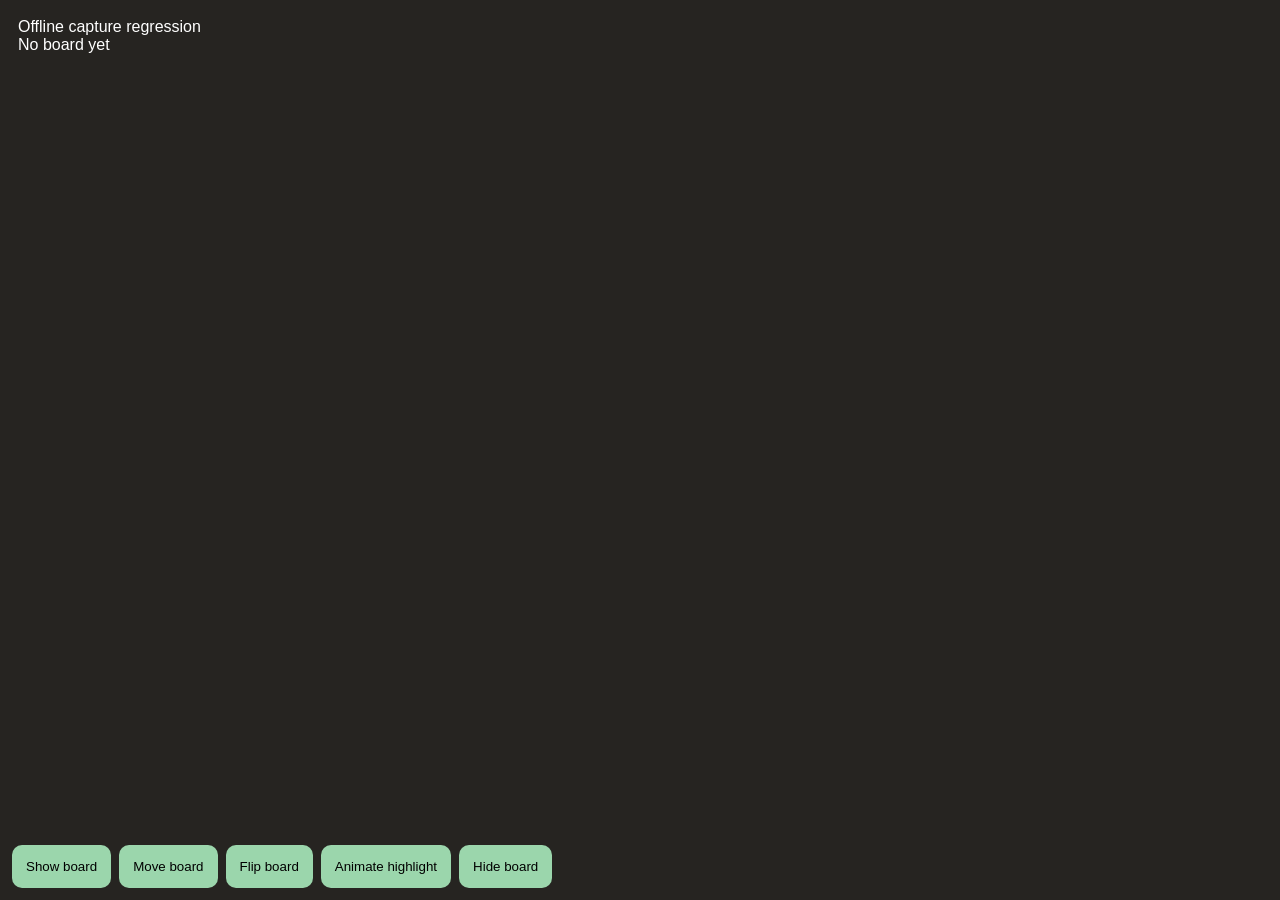
<file: mobile/android/qa-target/src/main/assets/fixture.html>
<!doctype html><meta name="viewport" content="width=device-width,initial-scale=1">
<style>
body{margin:0;background:#262421;color:#fff;font:16px sans-serif}
header{padding:18px}#board{display:none;position:absolute;left:0;top:32vh;width:100vw;height:100vw}
#pieces{display:grid;grid-template-columns:repeat(8,1fr);grid-template-rows:repeat(8,1fr);width:100%;height:100%}
.tile{background-image:url(opening.png);background-size:800% 800%}
#highlight{position:absolute;left:62.5%;top:50%;width:12.5%;height:12.5%;background:#baca44;animation:pulse .35s infinite alternate}
@keyframes pulse{from{opacity:.25}to{opacity:1}}
nav{position:fixed;bottom:12px;left:12px;right:12px;display:flex;flex-wrap:wrap;gap:8px}button{padding:14px;background:#9bd6ac;border:0;border-radius:10px}
</style>
<header>Offline capture regression<br><span id="status">No board yet</span></header>
<div id="board"><div id="pieces"></div><div id="highlight" hidden></div></div>
<nav><button onclick="board.style.display='block';statusText('Still opening board')">Show board</button>
<button onclick="board.style.top=board.style.top==='18vh'?'32vh':'18vh';statusText('Board moved without a chess move')">Move board</button>
<button onclick="flipped=!flipped;render();statusText('Orientation changed')">Flip board</button>
<button onclick="highlight.hidden=!highlight.hidden;statusText('Square animation changed')">Animate highlight</button>
<button onclick="board.style.display='none';statusText('Board hidden')">Hide board</button></nav>
<script>let flipped=false;function statusText(text){document.getElementById('status').textContent=text}
function render(){pieces.replaceChildren();for(let i=0;i<64;i++){let at=flipped?63-i:i,t=document.createElement('div');t.className='tile';t.style.backgroundPosition=(at%8/7*100)+'% '+(Math.floor(at/8)/7*100)+'%';pieces.append(t)}}render();</script>
</file>
